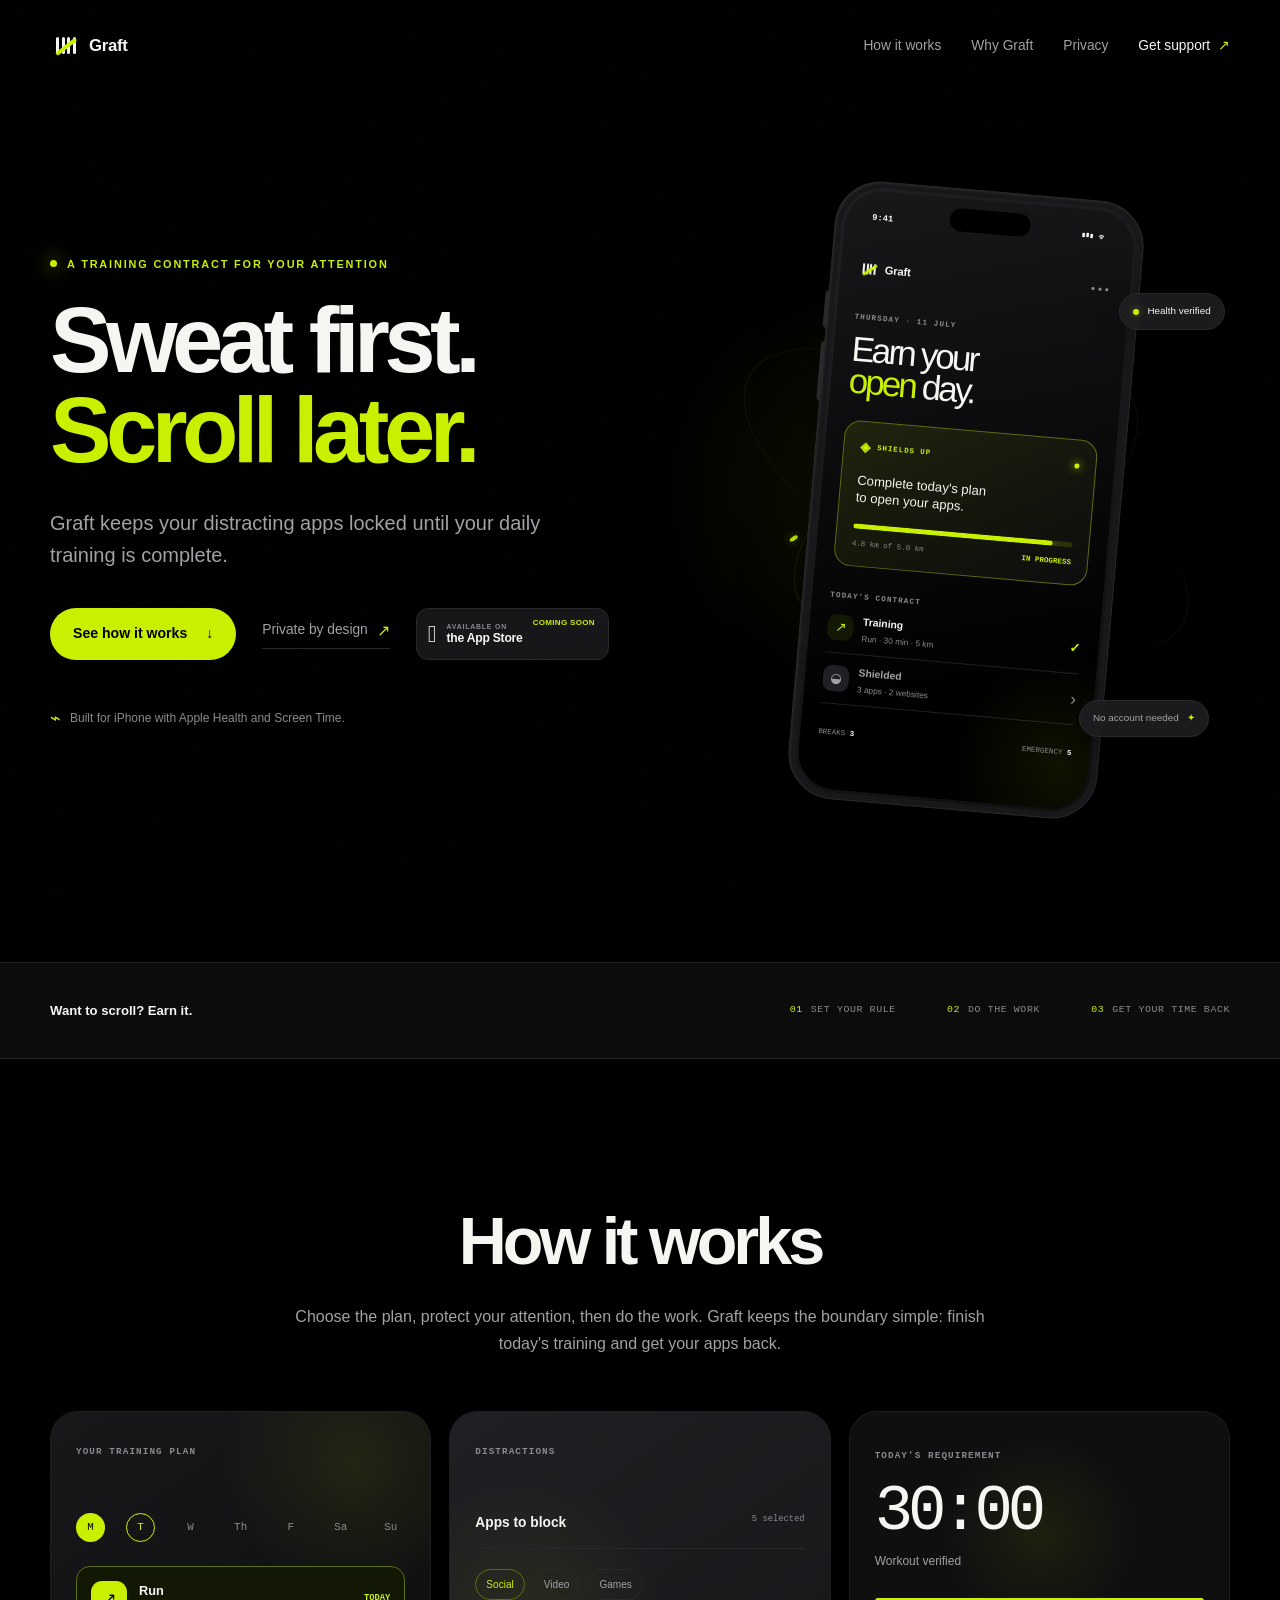
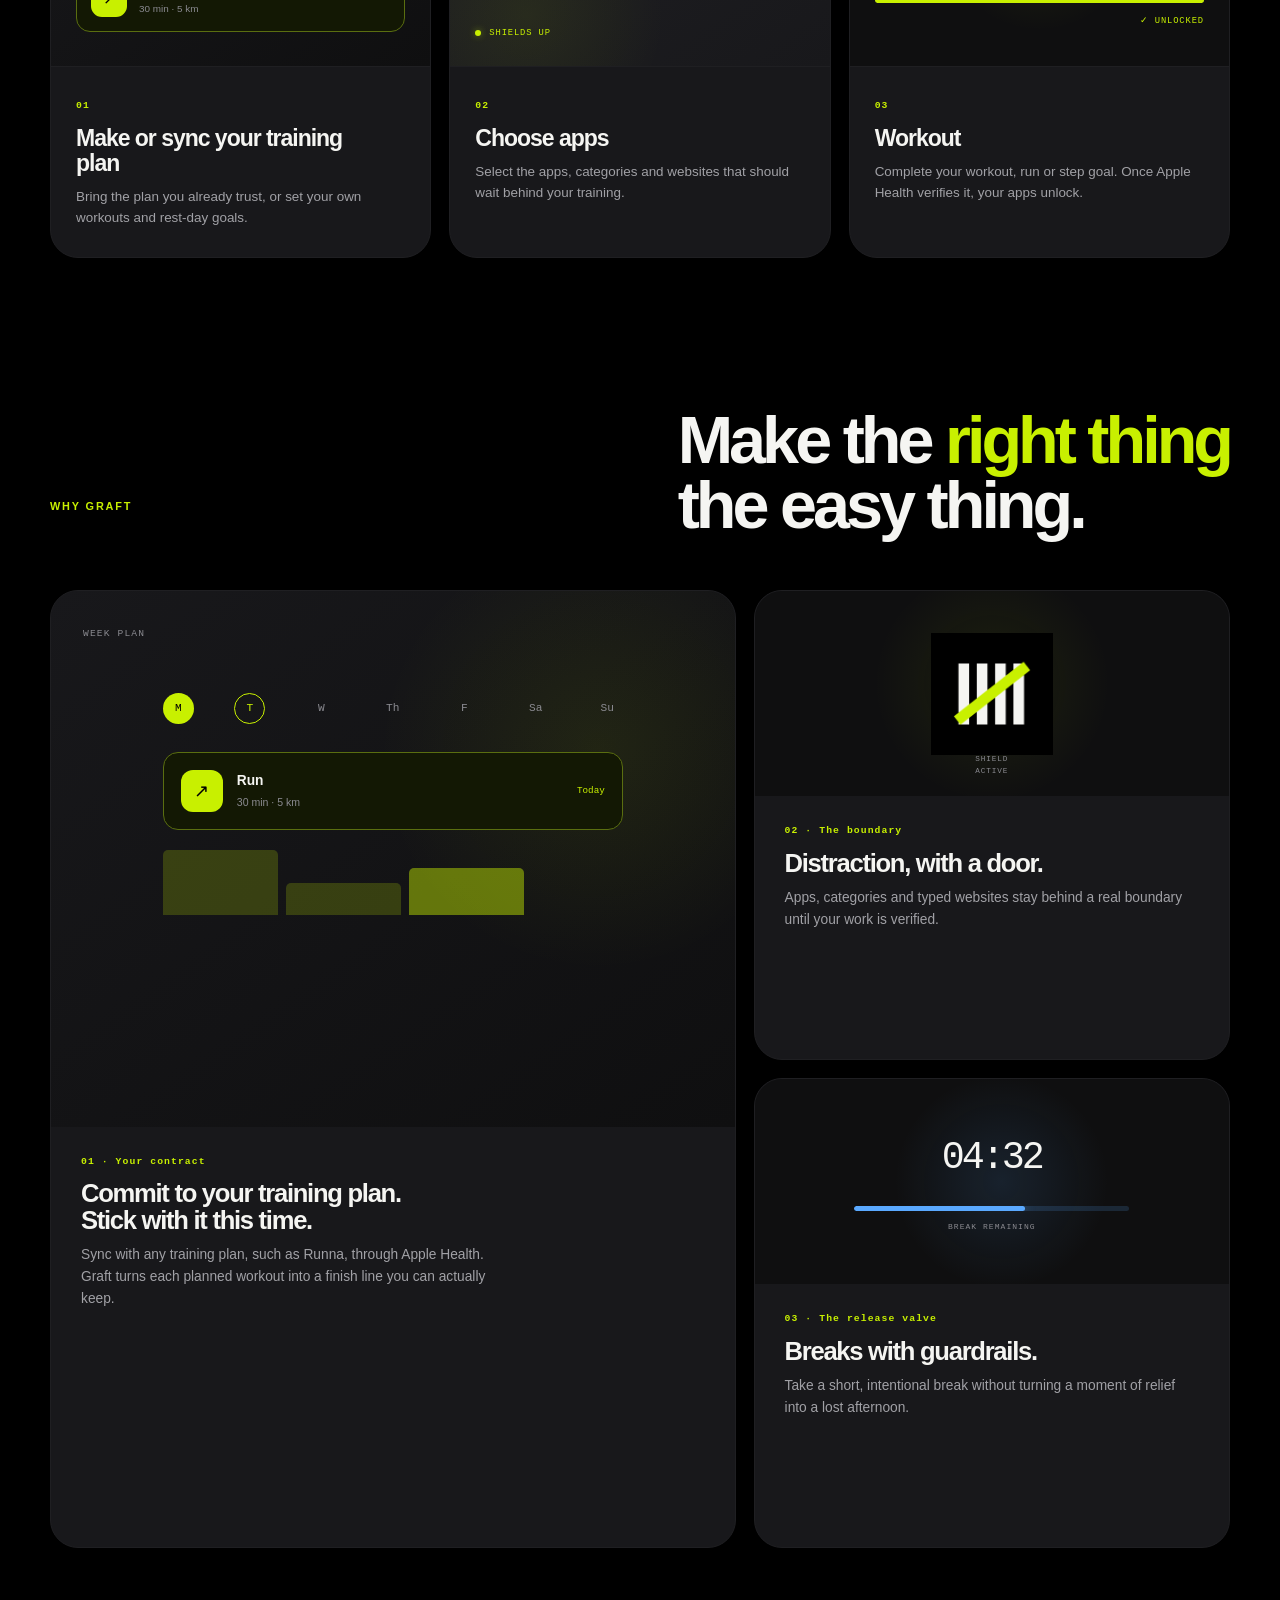
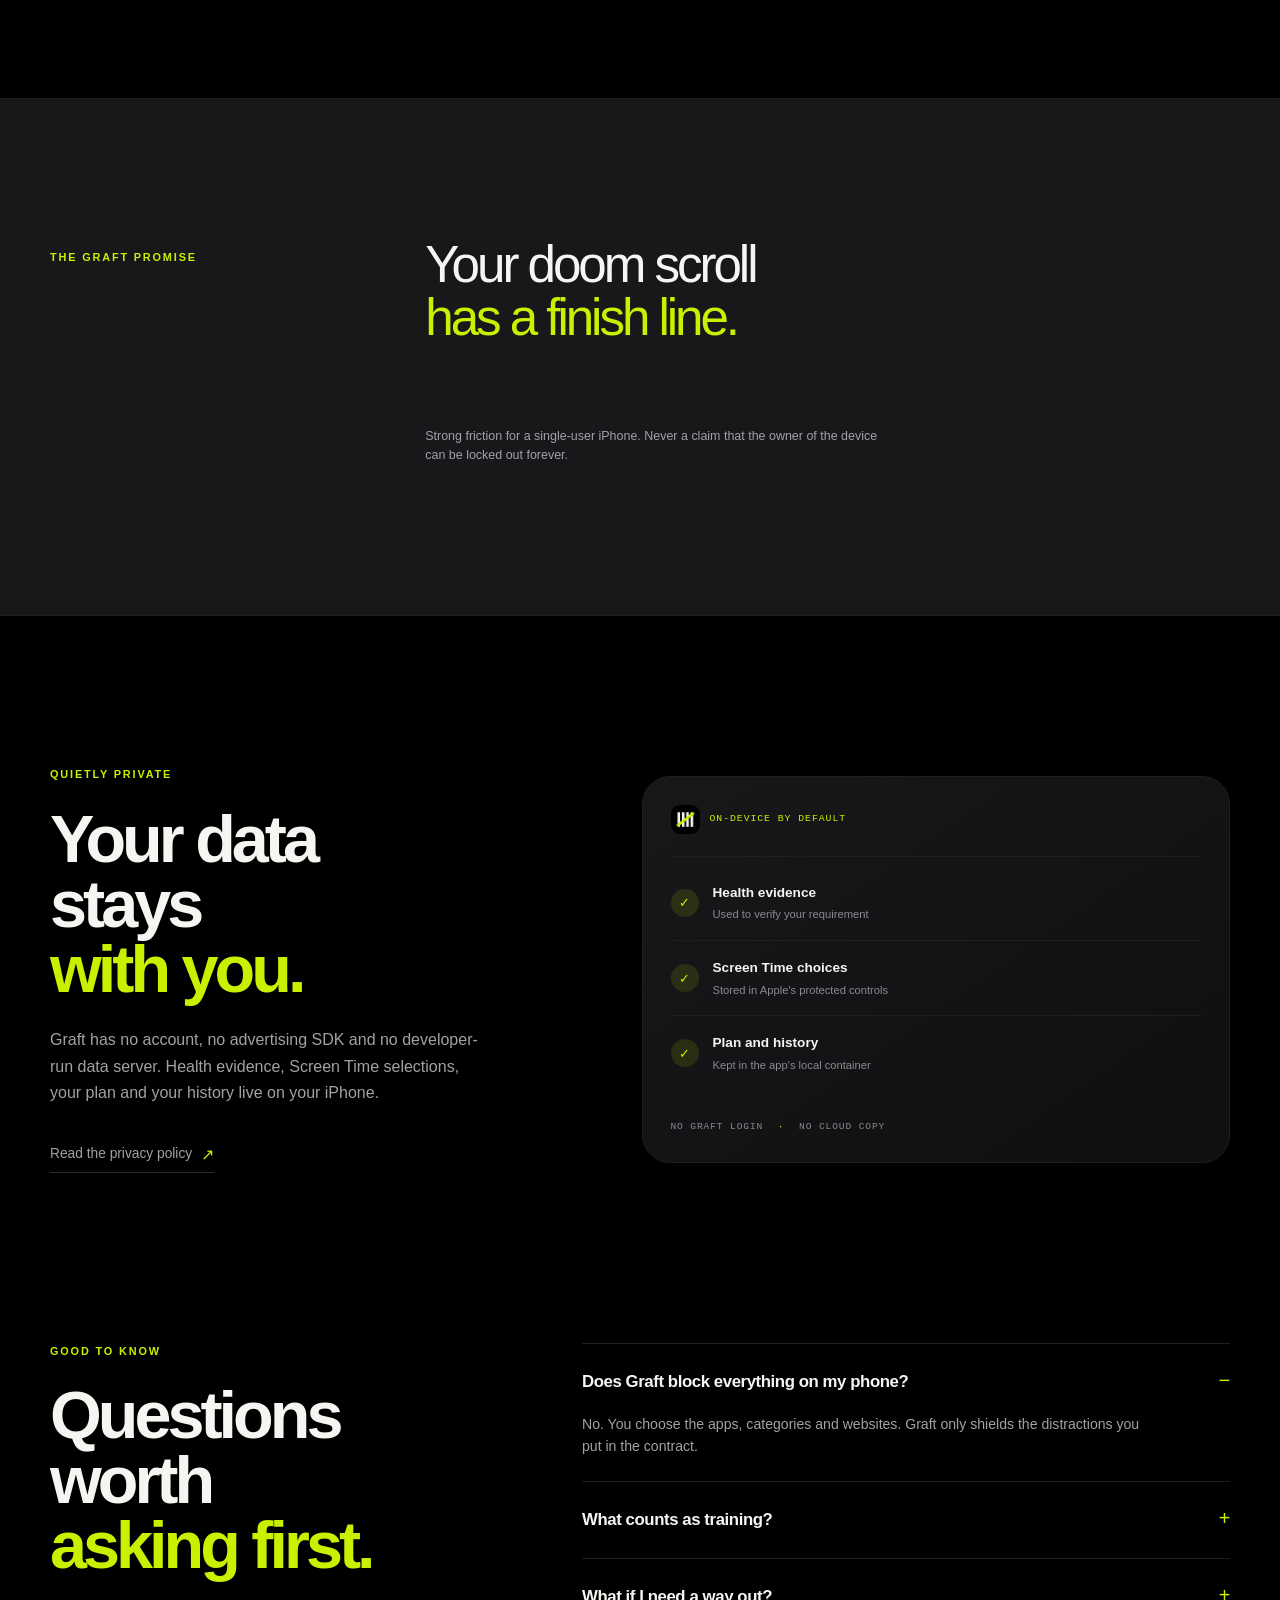
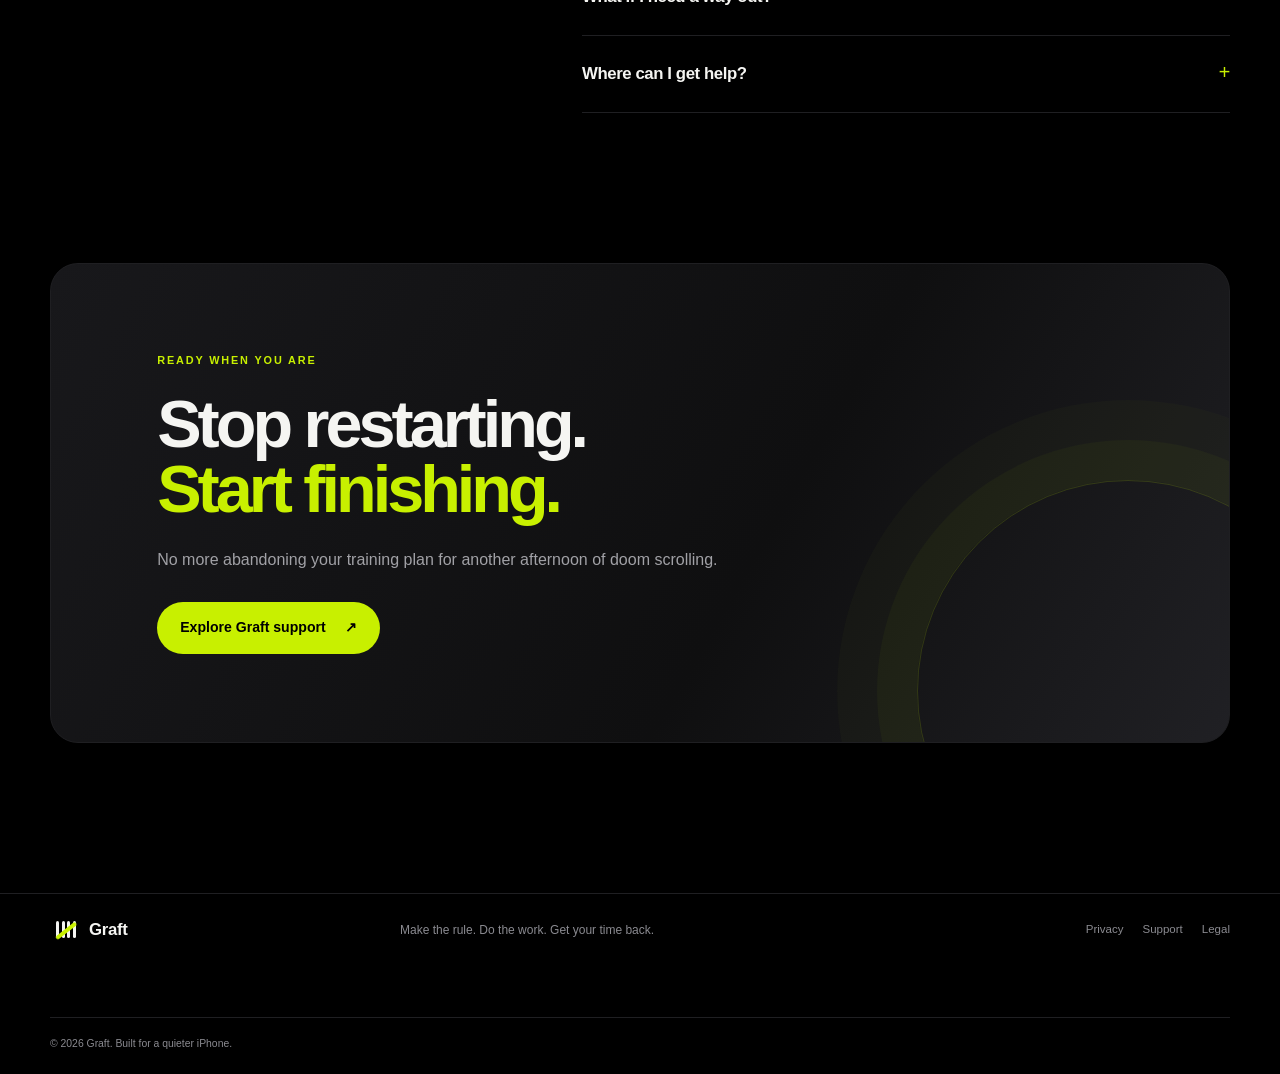
<file: index.html>
<!doctype html>
<html lang="en-GB">
<head>
  <meta charset="utf-8">
  <meta name="viewport" content="width=device-width, initial-scale=1">
  <meta name="theme-color" content="#000000">
  <meta name="description" content="Sweat first. Scroll later. Graft keeps your distracting apps locked until your daily training is complete.">
  <meta property="og:title" content="Graft — Sweat first. Scroll later.">
  <meta property="og:description" content="Graft keeps your distracting apps locked until your daily training is complete."
  >
  <meta property="og:type" content="website">
  <meta property="og:url" content="https://hardgraft.app/">
  <title>Graft — Sweat first. Scroll later.</title>
  <link rel="icon" href="assets/app-icon.png" type="image/png">
  <link rel="stylesheet" href="assets/styles.css?v=95bc2b1">
  <script src="assets/script.js" defer></script>
</head>
<body>
  <header class="site-header">
    <div class="nav-wrap">
      <a class="brand" href="index.html" aria-label="Graft home">
        <span class="brand-mark" aria-hidden="true"><span class="tally-mark"><i class="tally-mark-line"></i><i class="tally-mark-line"></i><i class="tally-mark-line"></i><i class="tally-mark-line"></i><b class="tally-mark-slash"></b></span></span>
        <span>Graft</span>
      </a>
      <button class="nav-toggle" type="button" aria-expanded="false" aria-controls="site-nav">
        <span class="sr-only">Open navigation</span>
        <span class="nav-toggle-line"></span>
        <span class="nav-toggle-line"></span>
      </button>
      <nav class="site-nav" id="site-nav" aria-label="Main navigation">
        <a href="#how-it-works">How it works</a>
        <a href="#features">Why Graft</a>
        <a href="#privacy">Privacy</a>
        <a class="nav-cta" href="support.html">Get support <span aria-hidden="true">↗</span></a>
      </nav>
    </div>
  </header>

  <main>
    <section class="hero section-pad">
      <div class="hero-glow" aria-hidden="true"></div>
      <div class="hero-copy" data-reveal>
        <p class="eyebrow"><span class="eyebrow-dot"></span> A training contract for your attention</p>
        <h1>Sweat first.<br><em>Scroll later.</em></h1>
        <p class="hero-lede">Graft keeps your distracting apps locked until your daily training is complete.</p>
        <div class="hero-actions">
          <a class="button button-primary" href="#how-it-works">See how it works <span aria-hidden="true">↓</span></a>
          <a class="text-link" href="privacy.html">Private by design <span aria-hidden="true">↗</span></a>
          <div class="app-store-badge" role="status" aria-label="Coming soon to the App Store">
            <span class="app-store-icon" aria-hidden="true"></span>
            <span class="app-store-copy"><small>AVAILABLE ON</small><strong>the App Store</strong></span>
            <em>Coming soon</em>
          </div>
        </div>
        <p class="hero-note"><span aria-hidden="true">⌁</span> Built for iPhone with Apple Health and Screen Time.</p>
      </div>

      <div class="hero-product" data-reveal data-delay="120" aria-label="Preview of a locked Graft day">
        <div class="product-orbit product-orbit-one" aria-hidden="true"></div>
        <div class="product-orbit product-orbit-two" aria-hidden="true"></div>
        <div class="phone-shadow" aria-hidden="true"></div>
        <div class="phone">
          <div class="phone-button phone-button-top" aria-hidden="true"></div>
          <div class="phone-button phone-button-bottom" aria-hidden="true"></div>
          <div class="phone-screen">
            <div class="phone-island" aria-hidden="true"></div>
            <div class="phone-status"><span>9:41</span><span>▮▮▮ ᯤ</span></div>
            <div class="phone-appbar"><span class="mini-mark" aria-hidden="true"><span class="tally-mark"><i class="tally-mark-line"></i><i class="tally-mark-line"></i><i class="tally-mark-line"></i><i class="tally-mark-line"></i><b class="tally-mark-slash"></b></span></span><span>Graft</span><span class="phone-menu">•••</span></div>
            <div class="phone-date">THURSDAY · 11 JULY</div>
            <div class="phone-heading">Earn your<br><em>open</em> day.</div>
            <div class="phone-lock-card">
              <div class="lock-card-top"><span class="lock-icon">◈</span><span>SHIELDS UP</span><span class="lock-pulse"></span></div>
              <p>Complete today's plan<br>to open your apps.</p>
              <div class="progress-line"><span></span></div>
              <div class="progress-caption"><span>4.8 km of 5.0 km</span><strong>IN PROGRESS</strong></div>
            </div>
            <div class="phone-list-label">TODAY'S CONTRACT</div>
            <div class="phone-row"><span class="row-symbol">↗</span><span><b>Training</b><small>Run · 30 min · 5 km</small></span><strong class="row-check">✓</strong></div>
            <div class="phone-row muted-row"><span class="row-symbol">◒</span><span><b>Shielded</b><small>3 apps · 2 websites</small></span><span class="row-arrow">›</span></div>
            <div class="phone-footer"><span>breaks <b>3</b></span><span>emergency <b>5</b></span></div>
          </div>
        </div>
        <div class="float-tag float-tag-top"><span class="tag-dot"></span> Health verified</div>
        <div class="float-tag float-tag-bottom">No account needed <span aria-hidden="true">✦</span></div>
      </div>
    </section>

    <section class="proof-bar">
      <div class="proof-inner">
        <p>Want to scroll? Earn it.</p>
        <div class="proof-items">
          <span><i>01</i> Set your rule</span>
          <span><i>02</i> Do the work</span>
          <span><i>03</i> Get your time back</span>
        </div>
      </div>
    </section>

    <section class="section-pad how-section" id="how-it-works">
      <div class="how-heading" data-reveal>
        <div>
          <h2>How it works</h2>
        </div>
        <p>Choose the plan, protect your attention, then do the work. Graft keeps the boundary simple: finish today's training and get your apps back.</p>
      </div>
      <div class="how-grid" data-reveal data-delay="100">
        <article class="how-card">
          <div class="how-card-visual how-plan-visual" aria-hidden="true">
            <span class="how-visual-label">YOUR TRAINING PLAN</span>
            <div class="how-week"><i class="is-done">M</i><i class="is-active">T</i><i>W</i><i>Th</i><i>F</i><i>Sa</i><i>Su</i></div>
            <div class="how-plan-row"><span class="how-plan-icon">↗</span><span><b>Run</b><small>30 min · 5 km</small></span><strong>Today</strong></div>
          </div>
          <div class="how-card-copy">
            <span class="step-number">01</span>
            <h3>Make or sync your training plan</h3>
            <p>Bring the plan you already trust, or set your own workouts and rest-day goals.</p>
          </div>
        </article>
        <article class="how-card">
          <div class="how-card-visual how-block-visual" aria-hidden="true">
            <span class="how-visual-label">DISTRACTIONS</span>
            <div class="how-block-heading"><b>Apps to block</b><strong>5 selected</strong></div>
            <div class="how-app-pills"><i>Social</i><i>Video</i><i>Games</i></div>
            <div class="how-shield-status"><span></span> SHIELDS UP</div>
          </div>
          <div class="how-card-copy">
            <span class="step-number">02</span>
            <h3>Choose apps</h3>
            <p>Select the apps, categories and websites that should wait behind your training.</p>
          </div>
        </article>
        <article class="how-card">
          <div class="how-card-visual how-workout-visual" aria-hidden="true">
            <span class="how-visual-label">TODAY'S REQUIREMENT</span>
            <strong class="how-workout-value">30:00</strong>
            <span class="how-workout-caption">Workout verified</span>
            <div class="how-workout-progress"><i></i></div>
            <span class="how-verified">✓ UNLOCKED</span>
          </div>
          <div class="how-card-copy">
            <span class="step-number">03</span>
            <h3>Workout</h3>
            <p>Complete your workout, run or step goal. Once Apple Health verifies it, your apps unlock.</p>
          </div>
        </article>
      </div>
    </section>

    <section class="section-pad features-section" id="features">
      <div class="feature-heading" data-reveal>
        <p class="eyebrow">Why Graft</p>
        <h2>Make the <em>right thing</em><br>the easy thing.</h2>
      </div>
      <div class="feature-grid">
        <article class="feature-card feature-card-large" data-reveal>
          <div class="feature-visual plan-visual" aria-hidden="true">
            <span class="visual-kicker">WEEK PLAN</span>
            <div class="plan-days"><span class="day-done">M</span><span class="day-active">T</span><span>W</span><span>Th</span><span>F</span><span>Sa</span><span>Su</span></div>
            <div class="plan-main"><span class="plan-icon">↗</span><span><b>Run</b><small>30 min · 5 km</small></span><strong>Today</strong></div>
            <div class="plan-bottom"><span class="tiny-bar"></span><span class="tiny-bar tiny-bar-short"></span><span class="tiny-bar tiny-bar-mid"></span></div>
          </div>
          <div class="feature-copy"><p class="feature-label">01 · Your contract</p><h3>Commit to your training plan. Stick with it this time.</h3><p>Sync with any training plan, such as Runna, through Apple Health. Graft turns each planned workout into a finish line you can actually keep.</p></div>
        </article>
        <article class="feature-card" data-reveal data-delay="80">
          <div class="feature-visual shield-visual" aria-hidden="true"><span class="shield-shape"><img src="assets/app-icon.png" alt=""></span><span class="shield-word">SHIELD<br>ACTIVE</span></div>
          <div class="feature-copy"><p class="feature-label">02 · The boundary</p><h3>Distraction, with a door.</h3><p>Apps, categories and typed websites stay behind a real boundary until your work is verified.</p></div>
        </article>
        <article class="feature-card" data-reveal data-delay="160">
          <div class="feature-visual break-visual" aria-hidden="true"><span class="break-time">04:32</span><span class="break-bar"><i></i></span><span class="break-caption">BREAK REMAINING</span></div>
          <div class="feature-copy"><p class="feature-label">03 · The release valve</p><h3>Breaks with guardrails.</h3><p>Take a short, intentional break without turning a moment of relief into a lost afternoon.</p></div>
        </article>
      </div>
    </section>

    <section class="manifesto-section">
      <div class="manifesto-inner section-pad" data-reveal>
        <p class="eyebrow">The Graft promise</p>
        <blockquote>Your doom scroll<br><em>has a finish line.</em></blockquote>
        <p class="manifesto-foot">Strong friction for a single-user iPhone. Never a claim that the owner of the device can be locked out forever.</p>
      </div>
    </section>

    <section class="section-pad privacy-section" id="privacy">
      <div class="privacy-layout">
        <div class="privacy-copy" data-reveal>
          <p class="eyebrow">Quietly private</p>
          <h2>Your data stays<br><em>with you.</em></h2>
          <p>Graft has no account, no advertising SDK and no developer-run data server. Health evidence, Screen Time selections, your plan and your history live on your iPhone.</p>
          <a class="text-link" href="privacy.html">Read the privacy policy <span aria-hidden="true">↗</span></a>
        </div>
        <div class="privacy-card" data-reveal data-delay="100">
          <div class="privacy-card-header"><span class="privacy-mark" aria-hidden="true"><img src="assets/app-icon.png" alt=""></span><span>ON-DEVICE BY DEFAULT</span></div>
          <div class="privacy-list">
            <div><span class="privacy-check">✓</span><span><b>Health evidence</b><small>Used to verify your requirement</small></span></div>
            <div><span class="privacy-check">✓</span><span><b>Screen Time choices</b><small>Stored in Apple's protected controls</small></span></div>
            <div><span class="privacy-check">✓</span><span><b>Plan and history</b><small>Kept in the app's local container</small></span></div>
          </div>
          <div class="privacy-card-footer">No Graft login <span>·</span> No cloud copy</div>
        </div>
      </div>
    </section>

    <section class="section-pad faq-section">
      <div class="section-intro faq-intro" data-reveal>
        <p class="eyebrow">Good to know</p>
        <h2>Questions worth<br><em>asking first.</em></h2>
      </div>
      <div class="faq-list" data-reveal data-delay="100">
        <details open>
          <summary>Does Graft block everything on my phone?</summary>
          <p>No. You choose the apps, categories and websites. Graft only shields the distractions you put in the contract.</p>
        </details>
        <details>
          <summary>What counts as training?</summary>
          <p>You set the plan. Graft can verify trusted workouts and a step target for rest days using the Apple Health data you authorise.</p>
        </details>
        <details>
          <summary>What if I need a way out?</summary>
          <p>Graft includes timed breaks and a small lifetime emergency unlock pool. Strict Mode adds friction, but it is deliberately honest about the device owner's ultimate control.</p>
        </details>
        <details>
          <summary>Where can I get help?</summary>
          <p>Visit the <a href="support.html">support page</a> for setup checks and a private route to report an issue.</p>
        </details>
      </div>
    </section>

    <section class="final-cta section-pad" data-reveal>
      <div class="final-cta-inner">
        <p class="eyebrow">Ready when you are</p>
        <h2>Stop restarting.<br><em>Start finishing.</em></h2>
        <p>No more abandoning your training plan for another afternoon of doom scrolling.</p>
        <a class="button button-primary" href="support.html">Explore Graft support <span aria-hidden="true">↗</span></a>
      </div>
    </section>
  </main>

  <footer class="site-footer">
    <div class="footer-inner">
      <a class="brand" href="index.html" aria-label="Graft home"><span class="brand-mark" aria-hidden="true"><span class="tally-mark"><i class="tally-mark-line"></i><i class="tally-mark-line"></i><i class="tally-mark-line"></i><i class="tally-mark-line"></i><b class="tally-mark-slash"></b></span></span><span>Graft</span></a>
      <p>Make the rule. Do the work. Get your time back.</p>
      <nav aria-label="Footer navigation">
        <a href="privacy.html">Privacy</a>
        <a href="support.html">Support</a>
        <a href="legal.html">Legal</a>
      </nav>
      <small>© 2026 Graft. Built for a quieter iPhone.</small>
    </div>
  </footer>
</body>
</html>
</file>
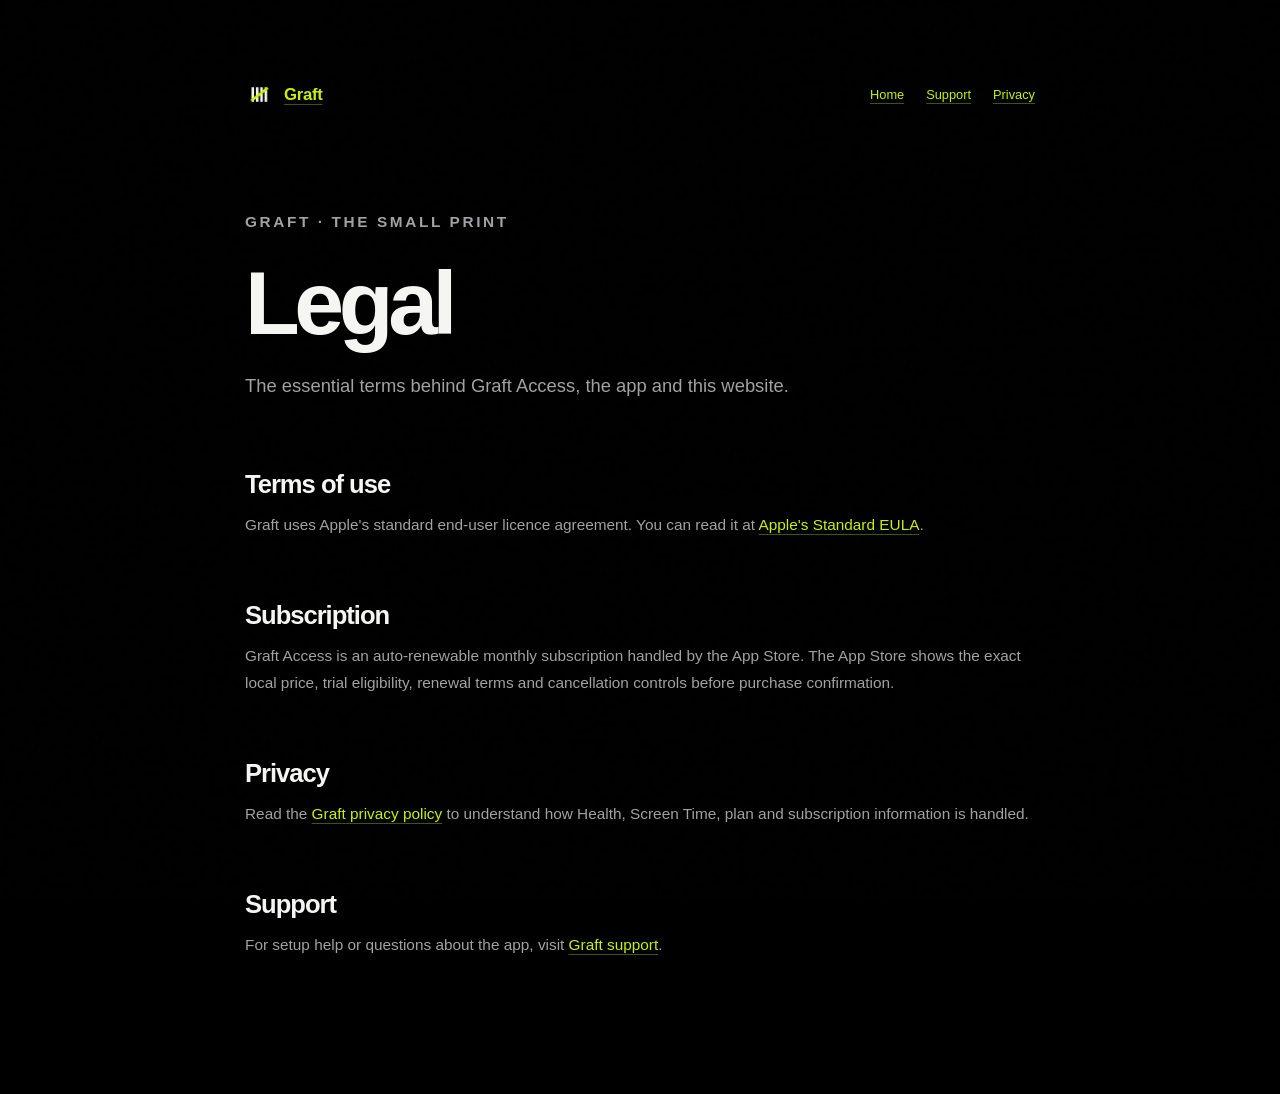
<file: legal.html>
<!doctype html>
<html lang="en-GB">
<head>
  <meta charset="utf-8">
  <meta name="viewport" content="width=device-width, initial-scale=1">
  <meta name="theme-color" content="#000000">
  <meta name="description" content="Graft terms, subscription and legal information.">
  <title>Legal — Graft</title>
  <link rel="icon" href="assets/app-icon.png" type="image/png">
  <link rel="stylesheet" href="assets/styles.css?v=95bc2b1">
</head>
<body>
  <main class="content-shell">
    <header class="page-nav">
      <a class="brand" href="index.html" aria-label="Graft home"><span class="brand-mark" aria-hidden="true"><img src="assets/app-icon.png" alt=""></span><span>Graft</span></a>
      <nav aria-label="Page navigation"><a href="index.html">Home</a><a href="support.html">Support</a><a href="privacy.html">Privacy</a></nav>
    </header>
    <p class="eyebrow">Graft · The small print</p>
    <h1>Legal</h1>
    <p class="lede">The essential terms behind Graft Access, the app and this website.</p>

    <h2>Terms of use</h2>
    <p>Graft uses Apple's standard end-user licence agreement. You can read it at <a href="https://www.apple.com/legal/internet-services/itunes/dev/stdeula/">Apple's Standard EULA</a>.</p>

    <h2>Subscription</h2>
    <p>Graft Access is an auto-renewable monthly subscription handled by the App Store. The App Store shows the exact local price, trial eligibility, renewal terms and cancellation controls before purchase confirmation.</p>

    <h2>Privacy</h2>
    <p>Read the <a href="privacy.html">Graft privacy policy</a> to understand how Health, Screen Time, plan and subscription information is handled.</p>

    <h2>Support</h2>
    <p>For setup help or questions about the app, visit <a href="support.html">Graft support</a>.</p>
  </main>
</body>
</html>
</file>
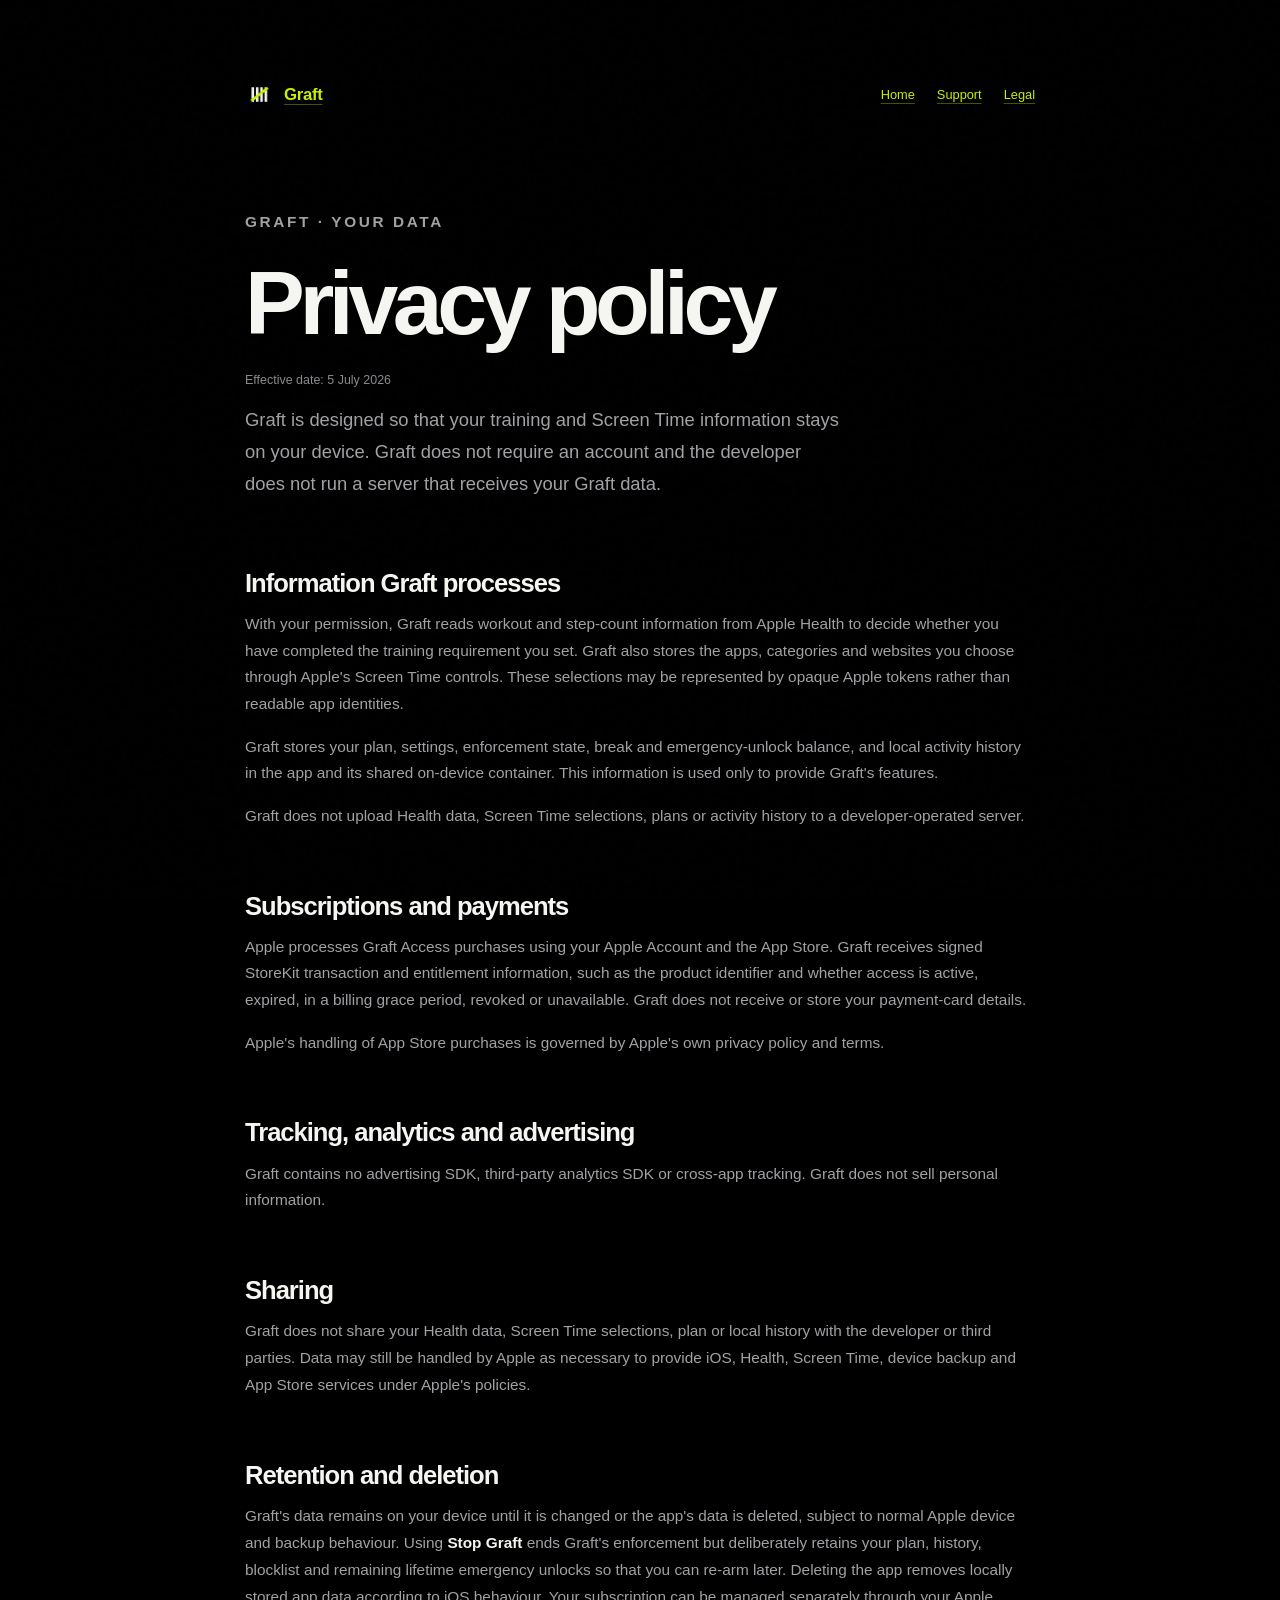
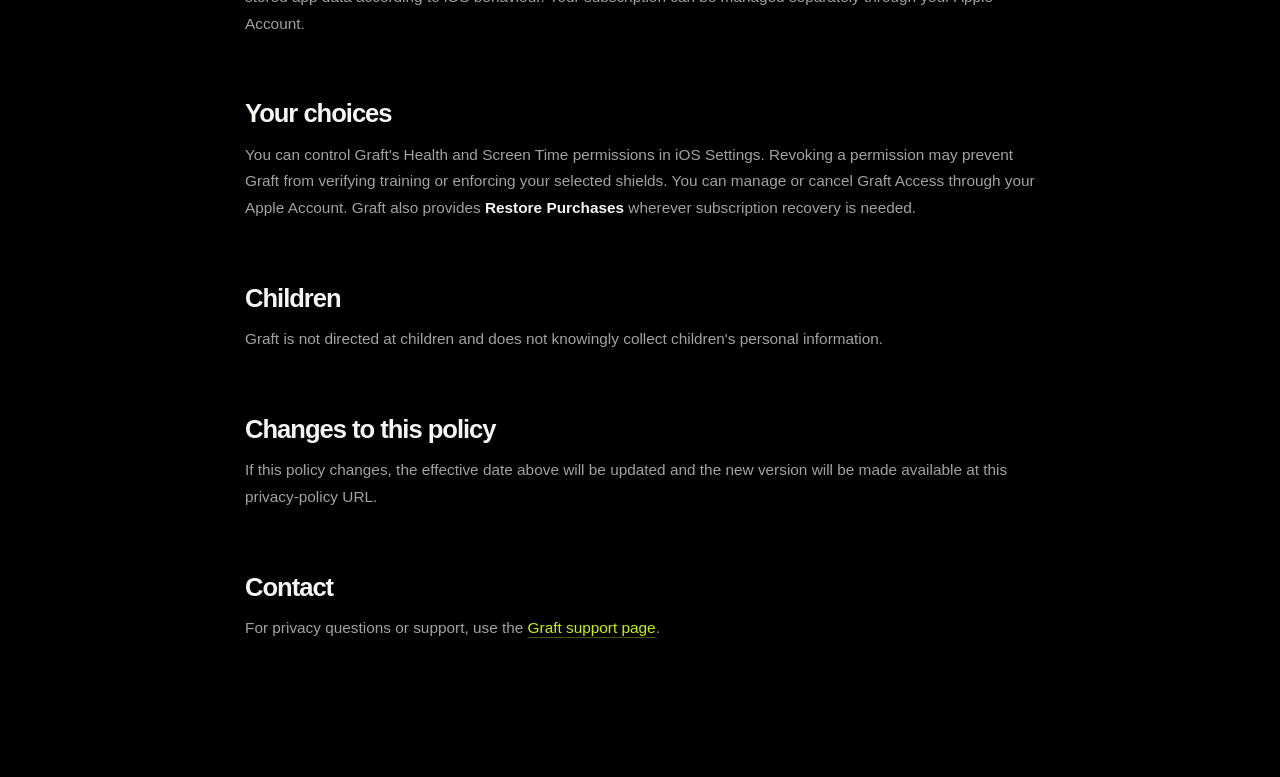
<file: privacy.html>
<!doctype html>
<html lang="en-GB">
<head>
  <meta charset="utf-8">
  <meta name="viewport" content="width=device-width, initial-scale=1">
  <meta name="theme-color" content="#000000">
  <meta name="description" content="The Graft privacy policy. Your Health, Screen Time and plan data stays on your iPhone.">
  <title>Privacy policy — Graft</title>
  <link rel="icon" href="assets/app-icon.png" type="image/png">
  <link rel="stylesheet" href="assets/styles.css?v=95bc2b1">
</head>
<body>
  <main class="content-shell">
    <header class="page-nav">
      <a class="brand" href="index.html" aria-label="Graft home"><span class="brand-mark" aria-hidden="true"><img src="assets/app-icon.png" alt=""></span><span>Graft</span></a>
      <nav aria-label="Page navigation"><a href="index.html">Home</a><a href="support.html">Support</a><a href="legal.html">Legal</a></nav>
    </header>
    <p class="eyebrow">Graft · Your data</p>
    <h1>Privacy policy</h1>
    <p class="muted">Effective date: 5 July 2026</p>

    <p class="lede">Graft is designed so that your training and Screen Time information stays on your device. Graft does not require an account and the developer does not run a server that receives your Graft data.</p>

    <h2>Information Graft processes</h2>
    <p>With your permission, Graft reads workout and step-count information from Apple Health to decide whether you have completed the training requirement you set. Graft also stores the apps, categories and websites you choose through Apple's Screen Time controls. These selections may be represented by opaque Apple tokens rather than readable app identities.</p>
    <p>Graft stores your plan, settings, enforcement state, break and emergency-unlock balance, and local activity history in the app and its shared on-device container. This information is used only to provide Graft's features.</p>
    <p>Graft does not upload Health data, Screen Time selections, plans or activity history to a developer-operated server.</p>

    <h2>Subscriptions and payments</h2>
    <p>Apple processes Graft Access purchases using your Apple Account and the App Store. Graft receives signed StoreKit transaction and entitlement information, such as the product identifier and whether access is active, expired, in a billing grace period, revoked or unavailable. Graft does not receive or store your payment-card details.</p>
    <p>Apple's handling of App Store purchases is governed by Apple's own privacy policy and terms.</p>

    <h2>Tracking, analytics and advertising</h2>
    <p>Graft contains no advertising SDK, third-party analytics SDK or cross-app tracking. Graft does not sell personal information.</p>

    <h2>Sharing</h2>
    <p>Graft does not share your Health data, Screen Time selections, plan or local history with the developer or third parties. Data may still be handled by Apple as necessary to provide iOS, Health, Screen Time, device backup and App Store services under Apple's policies.</p>

    <h2>Retention and deletion</h2>
    <p>Graft's data remains on your device until it is changed or the app's data is deleted, subject to normal Apple device and backup behaviour. Using <strong>Stop Graft</strong> ends Graft's enforcement but deliberately retains your plan, history, blocklist and remaining lifetime emergency unlocks so that you can re-arm later. Deleting the app removes locally stored app data according to iOS behaviour. Your subscription can be managed separately through your Apple Account.</p>

    <h2>Your choices</h2>
    <p>You can control Graft's Health and Screen Time permissions in iOS Settings. Revoking a permission may prevent Graft from verifying training or enforcing your selected shields. You can manage or cancel Graft Access through your Apple Account. Graft also provides <strong>Restore Purchases</strong> wherever subscription recovery is needed.</p>

    <h2>Children</h2>
    <p>Graft is not directed at children and does not knowingly collect children's personal information.</p>

    <h2>Changes to this policy</h2>
    <p>If this policy changes, the effective date above will be updated and the new version will be made available at this privacy-policy URL.</p>

    <h2>Contact</h2>
    <p>For privacy questions or support, use the <a href="support.html">Graft support page</a>.</p>
  </main>
</body>
</html>
</file>
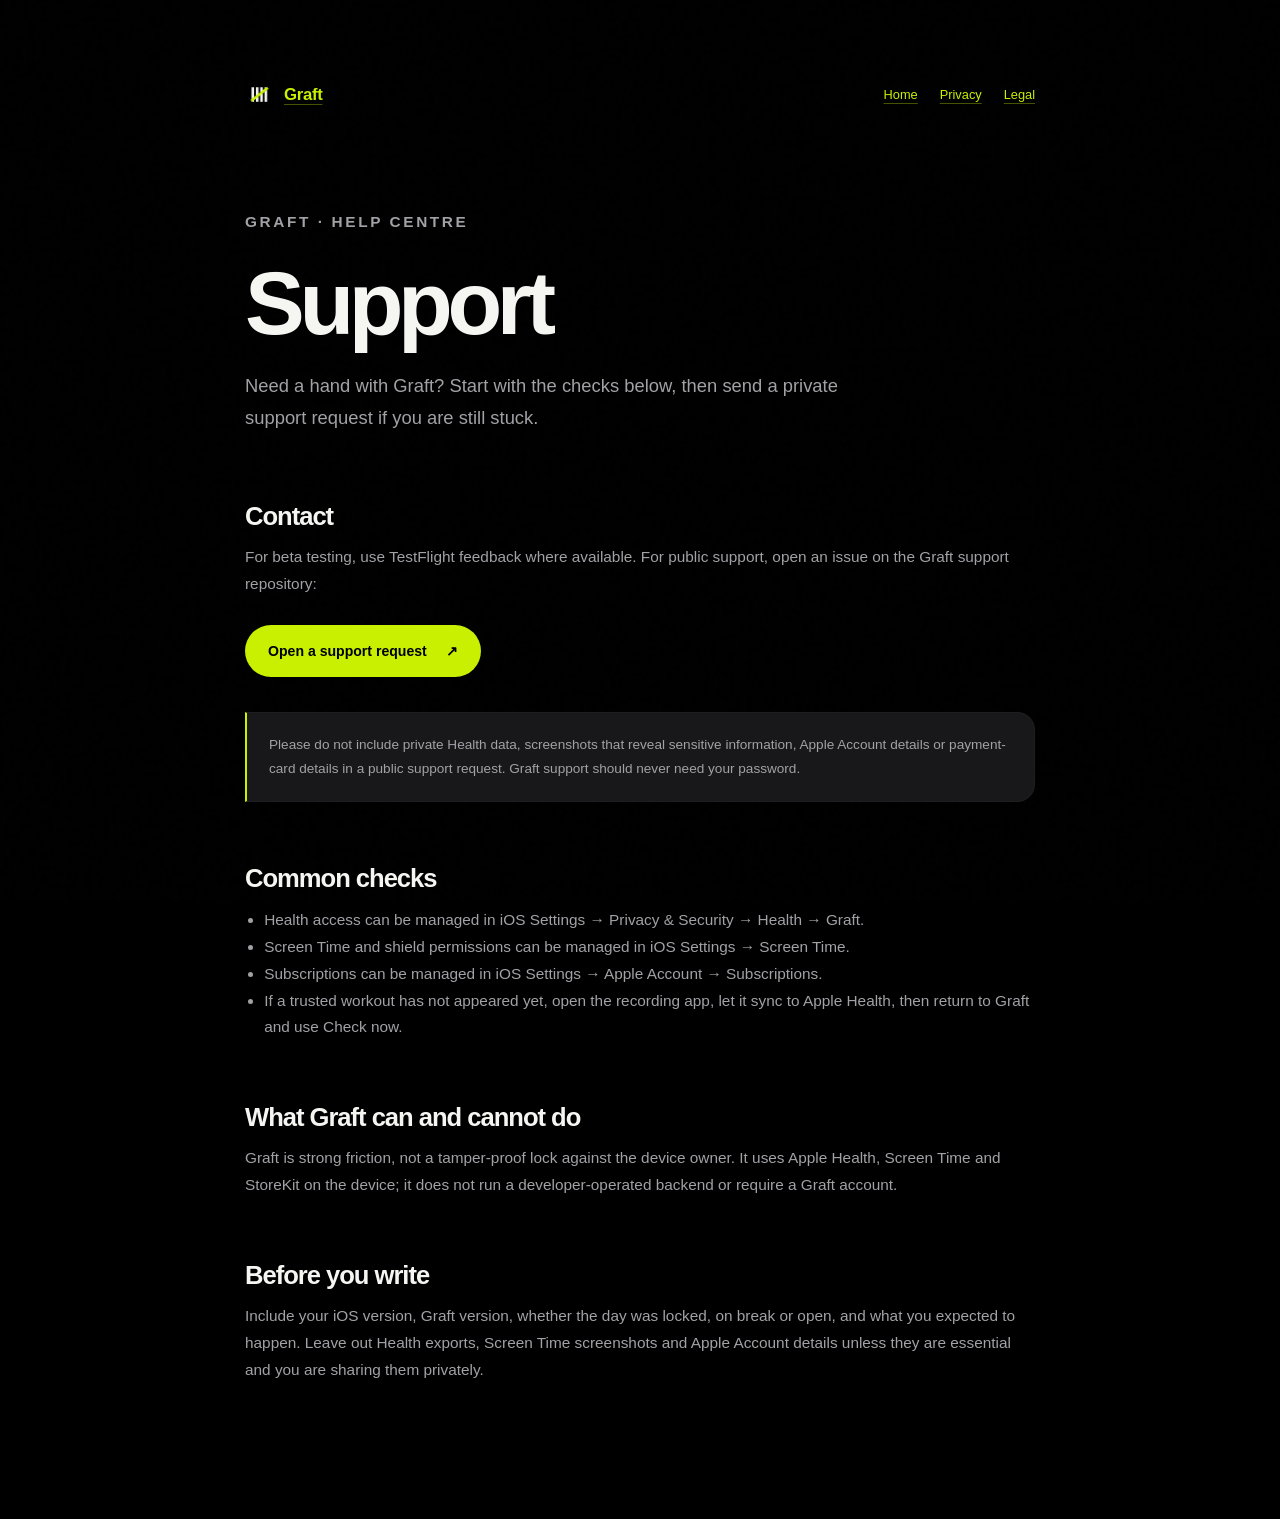
<file: support.html>
<!doctype html>
<html lang="en-GB">
<head>
  <meta charset="utf-8">
  <meta name="viewport" content="width=device-width, initial-scale=1">
  <meta name="theme-color" content="#000000">
  <meta name="description" content="Help with Graft setup, subscriptions, Health, Screen Time and troubleshooting.">
  <title>Support — Graft</title>
  <link rel="icon" href="assets/app-icon.png" type="image/png">
  <link rel="stylesheet" href="assets/styles.css?v=95bc2b1">
</head>
<body>
  <main class="content-shell">
    <header class="page-nav">
      <a class="brand" href="index.html" aria-label="Graft home"><span class="brand-mark" aria-hidden="true"><img src="assets/app-icon.png" alt=""></span><span>Graft</span></a>
      <nav aria-label="Page navigation"><a href="index.html">Home</a><a href="privacy.html">Privacy</a><a href="legal.html">Legal</a></nav>
    </header>
    <p class="eyebrow">Graft · Help centre</p>
    <h1>Support</h1>
    <p class="lede">Need a hand with Graft? Start with the checks below, then send a private support request if you are still stuck.</p>

    <h2>Contact</h2>
    <p>For beta testing, use TestFlight feedback where available. For public support, open an issue on the Graft support repository:</p>
    <p><a class="button button-primary" href="https://github.com/P-bell22/graft-support/issues/new">Open a support request <span aria-hidden="true">↗</span></a></p>
    <div class="callout"><p>Please do not include private Health data, screenshots that reveal sensitive information, Apple Account details or payment-card details in a public support request. Graft support should never need your password.</p></div>

    <h2>Common checks</h2>
    <ul>
      <li>Health access can be managed in iOS Settings → Privacy &amp; Security → Health → Graft.</li>
      <li>Screen Time and shield permissions can be managed in iOS Settings → Screen Time.</li>
      <li>Subscriptions can be managed in iOS Settings → Apple Account → Subscriptions.</li>
      <li>If a trusted workout has not appeared yet, open the recording app, let it sync to Apple Health, then return to Graft and use Check now.</li>
    </ul>

    <h2>What Graft can and cannot do</h2>
    <p>Graft is strong friction, not a tamper-proof lock against the device owner. It uses Apple Health, Screen Time and StoreKit on the device; it does not run a developer-operated backend or require a Graft account.</p>

    <h2>Before you write</h2>
    <p>Include your iOS version, Graft version, whether the day was locked, on break or open, and what you expected to happen. Leave out Health exports, Screen Time screenshots and Apple Account details unless they are essential and you are sharing them privately.</p>
  </main>
</body>
</html>
</file>
<file: assets/styles.css>
:root {
  color-scheme: dark;
  --bg: #000000;
  --bg-soft: #0f0f10;
  --surface: #18181b;
  --surface-raised: #202024;
  --surface-warm: #202024;
  --text: #f5f5f2;
  --text-soft: #a1a1a6;
  --text-dim: #8a8a90;
  --line: #1f1f22;
  --line-bright: #29292c;
  --acid: #c8f000;
  --acid-deep: #5a6e10;
  --coral: #5aa9ff;
  --cream: #f5f5f2;
  --max: 1180px;
  --radius-lg: 28px;
  --radius-md: 18px;
}

* { box-sizing: border-box; }

html { scroll-behavior: smooth; }

body {
  margin: 0;
  min-width: 320px;
  background: var(--bg);
  color: var(--text);
  font-family: Inter, ui-sans-serif, -apple-system, BlinkMacSystemFont, "Segoe UI", sans-serif;
  line-height: 1.5;
  overflow-x: hidden;
}

body::before {
  position: fixed;
  z-index: -1;
  inset: 0;
  pointer-events: none;
  content: "";
  opacity: .12;
  background-image: url("data:image/svg+xml,%3Csvg viewBox='0 0 160 160' xmlns='http://www.w3.org/2000/svg'%3E%3Cfilter id='n'%3E%3CfeTurbulence type='fractalNoise' baseFrequency='.9' numOctaves='4' stitchTiles='stitch'/%3E%3C/filter%3E%3Crect width='100%25' height='100%25' filter='url(%23n)' opacity='.05'/%3E%3C/svg%3E");
}

a { color: inherit; text-decoration: none; }
button, a { -webkit-tap-highlight-color: transparent; }
button { font: inherit; }

.sr-only {
  position: absolute;
  width: 1px;
  height: 1px;
  padding: 0;
  margin: -1px;
  overflow: hidden;
  clip: rect(0, 0, 0, 0);
  white-space: nowrap;
  border: 0;
}

.site-header { position: relative; z-index: 10; }
.nav-wrap, .footer-inner, .proof-inner, .section-pad { width: min(var(--max), calc(100% - 64px)); margin: 0 auto; }

.nav-wrap {
  display: flex;
  min-height: 92px;
  align-items: center;
  justify-content: space-between;
}

.brand { display: inline-flex; align-items: center; gap: 10px; font-size: 1.05rem; font-weight: 700; letter-spacing: -.02em; }
.brand-mark {
  display: grid;
  width: 29px;
  height: 29px;
  place-items: center;
}
.brand-mark img {
  display: block;
  width: 100%;
  height: 100%;
  object-fit: contain;
}
.tally-mark { position: relative; display: block; width: 100%; height: 100%; overflow: hidden; }
.tally-mark-line, .tally-mark-slash { position: absolute; display: block; }
.tally-mark-line { bottom: 20%; width: 10%; height: 60%; border-radius: 999px; background: var(--text); transform: scaleY(0); transform-origin: top center; animation: tally-line-draw .42s cubic-bezier(.22, .8, .3, 1) both; }
.tally-mark-line:nth-child(1) { left: 20%; animation-delay: .05s; }.tally-mark-line:nth-child(2) { left: 40%; animation-delay: .24s; }.tally-mark-line:nth-child(3) { left: 60%; animation-delay: .43s; }.tally-mark-line:nth-child(4) { left: 80%; animation-delay: .62s; }
.tally-mark-slash { top: 18%; right: 8%; width: 87%; height: 14%; border-radius: 999px; background: var(--acid); transform: rotate(-38deg) scaleX(0); transform-origin: right center; animation: tally-slash-draw .52s cubic-bezier(.22, .8, .3, 1) .86s both; }
@keyframes tally-line-draw { from { opacity: .25; transform: scaleY(0); } to { opacity: 1; transform: scaleY(1); } }
@keyframes tally-slash-draw { from { opacity: .25; transform: rotate(-38deg) scaleX(0); } to { opacity: 1; transform: rotate(-38deg) scaleX(1); } }

.site-nav { display: flex; align-items: center; gap: 30px; color: var(--text-soft); font-size: .86rem; }
.site-nav a, .footer-inner a { transition: color .2s ease; }
.site-nav a:hover, .footer-inner a:hover, .text-link:hover { color: var(--acid); }
.site-nav .nav-cta { color: var(--text); }
.site-nav .nav-cta span { color: var(--acid); padding-left: 4px; }
.nav-toggle { display: none; }

.section-pad { padding-top: 150px; padding-bottom: 150px; }
.hero { position: relative; display: grid; min-height: 750px; grid-template-columns: minmax(0, .95fr) minmax(360px, .85fr); align-items: center; gap: 60px; padding-top: 95px; }
.hero-glow { position: absolute; z-index: -1; top: 18%; right: 9%; width: 480px; height: 480px; border-radius: 50%; background: radial-gradient(circle, rgba(200, 240, 0, .08), transparent 68%); filter: blur(14px); pointer-events: none; }
.hero-copy { max-width: 620px; }
.eyebrow { display: flex; align-items: center; gap: 10px; margin: 0 0 24px; color: var(--acid); font-size: .68rem; font-weight: 700; letter-spacing: .17em; text-transform: uppercase; }
.eyebrow-dot { display: inline-block; width: 7px; height: 7px; border-radius: 50%; background: var(--acid); box-shadow: 0 0 18px var(--acid); }
h1, h2, h3, p { margin-top: 0; }
h1, h2 { letter-spacing: -.06em; line-height: .98; }
h1 { max-width: 680px; margin-bottom: 30px; font-size: clamp(3.7rem, 7.2vw, 6.8rem); font-weight: 550; }
h2 { margin-bottom: 25px; font-size: clamp(3rem, 5.2vw, 5rem); font-weight: 550; }
h2 em, h1 em { color: var(--acid); font-style: normal; }
.hero-lede { max-width: 530px; margin-bottom: 37px; color: var(--text-soft); font-size: clamp(1.05rem, 1.8vw, 1.25rem); line-height: 1.6; }
.hero-actions { display: flex; flex-wrap: wrap; align-items: center; gap: 26px; }
.button { display: inline-flex; min-height: 52px; align-items: center; gap: 19px; padding: 0 22px; border: 1px solid transparent; border-radius: 100px; font-size: .88rem; font-weight: 700; transition: transform .2s ease, background .2s ease, box-shadow .2s ease; }
.button:hover { transform: translateY(-2px); }
.button-primary { background: var(--acid); color: #000000; box-shadow: 0 0 0 0 rgba(200, 240, 0, .18); }
.button-primary:hover { background: #d8ff26; box-shadow: 0 8px 28px rgba(200, 240, 0, .12); }
.text-link { display: inline-flex; align-items: center; gap: 9px; border-bottom: 1px solid var(--line-bright); padding-bottom: 5px; color: var(--text-soft); font-size: .86rem; transition: color .2s ease, border-color .2s ease; }
.text-link span { color: var(--acid); font-size: 1rem; }
.app-store-badge { display: inline-flex; min-height: 52px; align-items: center; gap: 10px; padding: 7px 13px 7px 11px; border: 1px solid var(--line-bright); border-radius: 12px; background: rgba(32, 32, 36, .72); color: var(--text); }
.app-store-icon { color: var(--text); font-size: 1.5rem; line-height: 1; }
.app-store-copy { display: grid; gap: 1px; line-height: 1; }
.app-store-copy small { color: var(--text-dim); font-size: .43rem; font-weight: 700; letter-spacing: .12em; }
.app-store-copy strong { font-size: .76rem; letter-spacing: -.02em; }
.app-store-badge em { align-self: flex-start; margin-top: 1px; color: var(--acid); font-size: .5rem; font-style: normal; font-weight: 700; letter-spacing: .04em; text-transform: uppercase; }
.hero-note { display: flex; align-items: center; gap: 9px; margin-top: 45px; color: var(--text-dim); font-size: .75rem; }
.hero-note span { color: var(--acid); font-size: 1.1rem; }

.hero-product { position: relative; display: grid; min-height: 625px; place-items: center; }
.phone { position: relative; z-index: 2; width: min(310px, 76vw); padding: 9px; border: 1px solid var(--line-bright); border-radius: 46px; background: var(--surface); box-shadow: 25px 32px 80px rgba(0, 0, 0, .6), inset 1px 1px 2px rgba(255,255,255,.08); transform: rotate(5deg); }
.phone::before { position: absolute; z-index: -1; inset: 6px; border-radius: 40px; background: linear-gradient(145deg, var(--surface-raised), var(--bg-soft)); content: ""; }
.phone-screen { position: relative; overflow: hidden; min-height: 600px; padding: 21px 18px 15px; border-radius: 37px; background: linear-gradient(165deg, var(--surface), var(--bg) 80%); }
.phone-screen::after { position: absolute; right: -30%; bottom: -12%; width: 230px; height: 230px; border-radius: 50%; background: radial-gradient(circle, rgba(200,240,0,.08), transparent 68%); content: ""; }
.phone-island { position: absolute; top: 10px; left: 50%; width: 81px; height: 23px; border-radius: 99px; background: var(--bg); transform: translateX(-50%); }
.phone-status { display: flex; justify-content: space-between; padding: 0 9px; color: var(--text); font-family: ui-monospace, SFMono-Regular, Menlo, monospace; font-size: .55rem; font-weight: 700; }
.phone-appbar { display: flex; align-items: center; gap: 7px; margin-top: 35px; color: var(--text); font-size: .7rem; font-weight: 700; letter-spacing: -.01em; }
.mini-mark { display: grid; width: 19px; height: 19px; place-items: center; }
.phone-menu { margin-left: auto; color: var(--text-dim); letter-spacing: 3px; }
.phone-date, .phone-list-label { margin-top: 34px; color: var(--text-dim); font-family: ui-monospace, SFMono-Regular, Menlo, monospace; font-size: .48rem; font-weight: 700; letter-spacing: .14em; }
.phone-heading { margin-top: 9px; color: var(--text); font-size: 2.18rem; font-weight: 540; letter-spacing: -.08em; line-height: .92; }
.phone-heading em { color: var(--acid); font-style: normal; }
.phone-lock-card { position: relative; z-index: 1; margin-top: 23px; padding: 16px; border: 1px solid var(--acid-deep); border-radius: 17px; background: linear-gradient(145deg, rgba(200,240,0,.10), rgba(15,15,16,.88)); }
.lock-card-top { display: flex; align-items: center; gap: 6px; color: var(--acid); font-family: ui-monospace, SFMono-Regular, Menlo, monospace; font-size: .47rem; font-weight: 700; letter-spacing: .12em; }
.lock-icon { font-size: .82rem; }.lock-pulse { width: 5px; height: 5px; margin-left: auto; border-radius: 50%; background: var(--acid); box-shadow: 0 0 8px var(--acid); }
.phone-lock-card p { margin: 14px 0 18px; color: var(--text); font-size: .82rem; line-height: 1.32; }
.progress-line, .break-bar { overflow: hidden; height: 5px; border-radius: 9px; background: rgba(200,240,0,.15); }.progress-line span { display: block; width: 91%; height: 100%; border-radius: inherit; background: var(--acid); box-shadow: 0 0 11px rgba(200,240,0,.45); }
.progress-caption { display: flex; justify-content: space-between; margin-top: 10px; color: var(--text-dim); font-family: ui-monospace, SFMono-Regular, Menlo, monospace; font-size: .47rem; }.progress-caption strong { color: var(--acid); }
.phone-list-label { margin-top: 25px; }.phone-row { display: flex; align-items: center; gap: 9px; min-height: 51px; border-bottom: 1px solid var(--line); color: var(--text); font-size: .65rem; }.row-symbol { display: grid; width: 26px; height: 26px; place-items: center; border-radius: 9px; background: #131804; color: var(--acid); font-size: .83rem; }.phone-row b, .phone-row small { display: block; }.phone-row small { margin-top: 2px; color: var(--text-dim); font-size: .52rem; }.row-check { margin-left: auto; color: var(--acid); font-size: .82rem; }.muted-row { color: var(--text-soft); }.muted-row .row-symbol { background: var(--surface-raised); color: var(--text-soft); }.row-arrow { margin-left: auto; color: var(--text-dim); font-size: 1.1rem; }.phone-footer { position: relative; z-index: 1; display: flex; justify-content: space-between; margin-top: 23px; color: var(--text-dim); font-family: ui-monospace, SFMono-Regular, Menlo, monospace; font-size: .47rem; text-transform: uppercase; }.phone-footer b { color: var(--text); }.phone-button { position: absolute; z-index: -1; width: 4px; border-radius: 4px 0 0 4px; background: var(--line-bright); }.phone-button-top { top: 112px; left: -4px; height: 38px; }.phone-button-bottom { top: 163px; left: -4px; height: 60px; }
.phone-shadow { position: absolute; z-index: 1; bottom: 24px; width: 250px; height: 35px; border-radius: 50%; background: rgba(0,0,0,.7); filter: blur(22px); transform: rotate(-4deg); }
.product-orbit { position: absolute; width: 390px; height: 390px; border: 1px solid rgba(200,240,0,.12); border-radius: 50%; }.product-orbit::after { position: absolute; top: 16%; left: 6%; width: 9px; height: 9px; border-radius: 50%; background: var(--acid); box-shadow: 0 0 12px rgba(200,240,0,.45); content: ""; }.product-orbit-one { transform: rotate(-32deg) scaleY(.46); }.product-orbit-two { width: 500px; height: 500px; opacity: .55; transform: rotate(30deg) scaleY(.4); }.product-orbit-two::after { top: 74%; left: 88%; width: 5px; height: 5px; opacity: .7; }
.float-tag { position: absolute; z-index: 3; display: flex; align-items: center; gap: 8px; padding: 10px 13px; border: 1px solid var(--line-bright); border-radius: 99px; background: rgba(32,32,36,.86); box-shadow: 0 12px 30px rgba(0,0,0,.25); color: var(--text); font-size: .62rem; backdrop-filter: blur(14px); }.float-tag-top { top: 17%; right: 1%; }.float-tag-bottom { right: 4%; bottom: 12%; color: var(--text-soft); }.float-tag-bottom span { color: var(--acid); }.tag-dot { width: 6px; height: 6px; border-radius: 50%; background: var(--acid); box-shadow: 0 0 7px rgba(200,240,0,.45); }

.proof-bar { border-top: 1px solid var(--line); border-bottom: 1px solid var(--line); background: rgba(15,15,16,.82); }.proof-inner { display: flex; min-height: 95px; align-items: center; justify-content: space-between; gap: 30px; }.proof-inner p { margin: 0; color: var(--text); font-size: .82rem; font-weight: 700; }.proof-items { display: flex; align-items: center; gap: clamp(22px, 4vw, 60px); color: var(--text-dim); font-family: ui-monospace, SFMono-Regular, Menlo, monospace; font-size: .62rem; text-transform: uppercase; letter-spacing: .06em; }.proof-items span { display: flex; align-items: center; gap: 8px; }.proof-items i { color: var(--acid); font-style: normal; }

.how-section { display: grid; grid-template-columns: minmax(230px, .65fr) minmax(0, 1.35fr); align-items: start; gap: 90px; }.section-intro { max-width: 340px; }.section-intro > p:last-child, .privacy-copy > p:not(.eyebrow), .final-cta-inner > p:not(.eyebrow) { color: var(--text-soft); font-size: 1rem; line-height: 1.65; }.steps { display: grid; grid-template-columns: 1fr 34px 1fr 34px 1fr; align-items: stretch; }.step-card { position: relative; display: flex; flex-direction: column; min-height: 315px; padding: 24px 20px; border-top: 1px solid var(--line); }.step-card-active { border-top-color: var(--acid); }.step-number, .feature-label { color: var(--acid); font-family: ui-monospace, SFMono-Regular, Menlo, monospace; font-size: .61rem; font-weight: 700; letter-spacing: .11em; }.step-icon { display: grid; width: 54px; height: 54px; margin: 31px 0 23px; place-items: center; border: 1px solid var(--line-bright); border-radius: 18px; color: var(--text); font-size: 1.45rem; }.step-icon-moon { position: relative; overflow: hidden; }.step-icon-moon::before { width: 22px; height: 22px; border-radius: 50%; background: var(--acid); content: ""; transform: translate(4px, -2px); }.step-icon-moon::after { position: absolute; width: 22px; height: 22px; border-radius: 50%; background: var(--bg-soft); content: ""; transform: translate(11px, -8px); }.step-icon-run { color: var(--acid); }.step-icon-open { color: var(--acid); }.step-card h3 { margin-bottom: 10px; font-size: 1.04rem; letter-spacing: -.03em; }.step-card p { margin-bottom: 18px; color: var(--text-soft); font-size: .83rem; line-height: 1.55; }.step-meta { margin-top: auto; color: var(--text-dim); font-size: .62rem; }.step-connector { display: flex; align-items: center; justify-content: center; }.step-connector span { display: block; width: 100%; border-top: 1px dashed var(--line-bright); }

.how-section { display: block; }
.how-heading { max-width: 820px; margin: 0 auto; text-align: center; }
.how-heading h2 { margin-bottom: 0; }
.how-heading > p { max-width: 700px; margin: 30px auto 0; color: var(--text-soft); font-size: 1rem; line-height: 1.65; }
.how-grid { display: grid; grid-template-columns: repeat(3, 1fr); gap: 18px; margin-top: 54px; }
.how-card { overflow: hidden; border: 1px solid var(--line); border-radius: var(--radius-lg); background: var(--surface); }
.how-card-visual { position: relative; min-height: 255px; overflow: hidden; padding: 25px; border-bottom: 1px solid var(--line); }
.how-plan-visual { background: radial-gradient(circle at 80% 20%, rgba(200,240,0,.08), transparent 36%), linear-gradient(145deg, var(--surface), var(--bg-soft)); }
.how-block-visual { background: radial-gradient(circle at 20% 80%, rgba(200,240,0,.07), transparent 38%), linear-gradient(145deg, var(--surface-raised), var(--surface)); }
.how-workout-visual { display: flex; flex-direction: column; justify-content: center; background: radial-gradient(circle at 50% 48%, rgba(200,240,0,.08), transparent 42%), var(--bg-soft); }
.how-visual-label { color: var(--text-dim); font-family: ui-monospace, SFMono-Regular, Menlo, monospace; font-size: .58rem; font-weight: 700; letter-spacing: .12em; }
.how-week { display: flex; justify-content: space-between; margin: 52px 0 24px; color: var(--text-dim); font-family: ui-monospace, SFMono-Regular, Menlo, monospace; font-size: .68rem; }
.how-week i { display: grid; width: 29px; height: 29px; place-items: center; border: 1px solid transparent; border-radius: 50%; font-style: normal; }
.how-week .is-done { background: var(--acid); color: #000; }.how-week .is-active { border-color: var(--acid); color: var(--acid); }
.how-plan-row { display: flex; align-items: center; gap: 12px; padding: 14px; border: 1px solid var(--acid-deep); border-radius: 14px; background: #131804; }.how-plan-icon { display: grid; width: 36px; height: 36px; place-items: center; border-radius: 11px; background: var(--acid); color: #000; }.how-plan-row b, .how-plan-row small { display: block; }.how-plan-row b { font-size: .8rem; }.how-plan-row small { margin-top: 2px; color: var(--text-dim); font-size: .62rem; }.how-plan-row strong { margin-left: auto; color: var(--acid); font-family: ui-monospace, SFMono-Regular, Menlo, monospace; font-size: .55rem; text-transform: uppercase; }
.how-block-heading { display: flex; justify-content: space-between; margin-top: 52px; padding-bottom: 14px; border-bottom: 1px solid var(--line-bright); }.how-block-heading b { font-size: .86rem; }.how-block-heading strong { color: var(--text-dim); font-family: ui-monospace, SFMono-Regular, Menlo, monospace; font-size: .55rem; font-weight: 500; }.how-app-pills { display: flex; flex-wrap: wrap; gap: 8px; margin-top: 20px; }.how-app-pills i { padding: 7px 10px; border: 1px solid var(--line-bright); border-radius: 99px; color: var(--text-soft); font-size: .63rem; font-style: normal; }.how-app-pills i:first-child { border-color: var(--acid-deep); color: var(--acid); }.how-shield-status { display: flex; align-items: center; gap: 8px; margin-top: 27px; color: var(--acid); font-family: ui-monospace, SFMono-Regular, Menlo, monospace; font-size: .55rem; letter-spacing: .1em; }.how-shield-status span { width: 6px; height: 6px; border-radius: 50%; background: var(--acid); box-shadow: 0 0 7px rgba(200,240,0,.45); }
.how-workout-value { margin-top: 17px; color: var(--text); font-family: ui-monospace, SFMono-Regular, Menlo, monospace; font-size: clamp(2.8rem, 5vw, 4.5rem); font-weight: 500; letter-spacing: -.08em; line-height: 1; }.how-workout-caption { margin-top: 8px; color: var(--text-soft); font-size: .75rem; }.how-workout-progress { overflow: hidden; width: 100%; height: 5px; margin-top: 28px; border-radius: 99px; background: var(--groove, #202024); }.how-workout-progress i { display: block; width: 100%; height: 100%; border-radius: inherit; background: var(--acid); }.how-verified { align-self: flex-end; margin-top: 12px; color: var(--acid); font-family: ui-monospace, SFMono-Regular, Menlo, monospace; font-size: .55rem; letter-spacing: .1em; }
.how-card-copy { padding: 24px 25px 28px; }.how-card-copy h3 { max-width: 300px; margin: 11px 0 10px; font-size: clamp(1.25rem, 1.8vw, 1.55rem); letter-spacing: -.045em; line-height: 1.08; }.how-card-copy p { max-width: 340px; margin: 0; color: var(--text-soft); font-size: .84rem; line-height: 1.6; }

.features-section { padding-top: 0; }.feature-heading { display: flex; align-items: end; justify-content: space-between; margin-bottom: 52px; }.feature-heading h2 { margin-bottom: 0; }.feature-grid { display: grid; grid-template-columns: 1.18fr .82fr; gap: 18px; }.feature-card { overflow: hidden; min-height: 470px; border: 1px solid var(--line); border-radius: var(--radius-lg); background: var(--surface); }.feature-card-large { grid-row: span 2; display: grid; grid-template-rows: 1.12fr .88fr; }.feature-visual { position: relative; overflow: hidden; background: var(--surface-raised); }.feature-copy { padding: 28px 30px 30px; }.feature-copy h3 { max-width: 350px; margin: 11px 0 10px; font-size: clamp(1.35rem, 2vw, 1.85rem); letter-spacing: -.05em; line-height: 1.05; }.feature-copy p:last-child { max-width: 410px; margin-bottom: 0; color: var(--text-soft); font-size: .86rem; line-height: 1.6; }
.plan-visual { padding: 28px 32px; background: radial-gradient(circle at 80% 30%, rgba(200,240,0,.08), transparent 33%), linear-gradient(145deg, var(--surface), var(--bg-soft)); }.visual-kicker { color: var(--text-dim); font-family: ui-monospace, SFMono-Regular, Menlo, monospace; font-size: .6rem; letter-spacing: .12em; }.plan-days { display: flex; justify-content: space-between; max-width: 460px; margin: 50px auto 28px; color: var(--text-dim); font-family: ui-monospace, SFMono-Regular, Menlo, monospace; font-size: .7rem; }.plan-days span { display: grid; width: 31px; height: 31px; place-items: center; border: 1px solid transparent; border-radius: 50%; }.plan-days .day-done { color: #000000; background: var(--acid); }.plan-days .day-active { border-color: var(--acid); color: var(--acid); }.plan-main { display: flex; max-width: 460px; align-items: center; gap: 14px; margin: 0 auto; padding: 17px; border: 1px solid var(--acid-deep); border-radius: 15px; background: #131804; }.plan-icon { display: grid; width: 42px; height: 42px; place-items: center; border-radius: 12px; background: var(--acid); color: #000000; font-size: 1.1rem; }.plan-main b, .plan-main small { display: block; }.plan-main b { font-size: .86rem; }.plan-main small { margin-top: 3px; color: var(--text-dim); font-size: .66rem; }.plan-main strong { margin-left: auto; color: var(--acid); font-family: ui-monospace, SFMono-Regular, Menlo, monospace; font-size: .58rem; font-weight: 500; }.plan-bottom { display: flex; align-items: end; gap: 8px; max-width: 460px; height: 65px; margin: 20px auto 0; }.tiny-bar { display: block; width: 25%; height: 100%; border-radius: 5px 5px 0 0; background: rgba(200,240,0,.20); }.tiny-bar-short { height: 50%; }.tiny-bar-mid { height: 72%; background: rgba(200,240,0,.45); }
.shield-visual { display: grid; min-height: 205px; place-items: center; background: radial-gradient(circle at 50% 45%, rgba(200,240,0,.08), transparent 45%), var(--bg-soft); }.shield-shape { position: relative; z-index: 1; display: grid; width: 122px; height: 122px; place-items: center; }.shield-shape img { display: block; width: 100%; height: 100%; object-fit: contain; }.shield-word { position: absolute; bottom: 19px; color: var(--text-dim); font-family: ui-monospace, SFMono-Regular, Menlo, monospace; font-size: .48rem; letter-spacing: .12em; line-height: 1.5; text-align: center; }.break-visual { display: flex; min-height: 205px; flex-direction: column; align-items: center; justify-content: center; background: radial-gradient(circle at 52% 50%, rgba(90,169,255,.12), transparent 40%), var(--bg-soft); }.break-time { color: var(--text); font-family: ui-monospace, SFMono-Regular, Menlo, monospace; font-size: 2.4rem; letter-spacing: -.08em; }.break-bar { width: 58%; margin-top: 18px; background: rgba(90,169,255,.16); }.break-bar i { display: block; width: 62%; height: 100%; border-radius: inherit; background: var(--coral); box-shadow: 0 0 12px rgba(90,169,255,.45); }.break-caption { margin-top: 10px; color: var(--text-dim); font-family: ui-monospace, SFMono-Regular, Menlo, monospace; font-size: .5rem; letter-spacing: .13em; }

.manifesto-section { border-top: 1px solid var(--line); border-bottom: 1px solid var(--line); background: var(--surface); color: var(--text); }.manifesto-inner { display: grid; grid-template-columns: .55fr 1.45fr; align-items: start; gap: 70px; }.manifesto-inner .eyebrow { color: var(--acid); }.manifesto-inner blockquote { max-width: 800px; margin: -10px 0 22px; font-size: clamp(2rem, 4vw, 4rem); font-weight: 540; letter-spacing: -.06em; line-height: 1.03; }.manifesto-inner blockquote em { color: var(--acid); font-style: normal; }.manifesto-foot { grid-column: 2; max-width: 470px; margin: -10px 0 0; color: var(--text-soft); font-size: .78rem; line-height: 1.55; }

.privacy-section { padding-bottom: 170px; }.privacy-layout { display: grid; grid-template-columns: .9fr 1.1fr; align-items: center; gap: 110px; }.privacy-copy { max-width: 430px; }.privacy-copy .text-link { margin-top: 20px; }.privacy-card { padding: 28px; border: 1px solid var(--line); border-radius: var(--radius-lg); background: linear-gradient(145deg, var(--surface), var(--bg-soft)); }.privacy-card-header { display: flex; align-items: center; gap: 10px; padding-bottom: 22px; border-bottom: 1px solid var(--line); color: var(--acid); font-family: ui-monospace, SFMono-Regular, Menlo, monospace; font-size: .61rem; letter-spacing: .1em; }.privacy-mark { display: block; width: 29px; height: 29px; flex: 0 0 29px; overflow: hidden; border-radius: 9px; }.privacy-mark img { display: block; width: 100%; height: 100%; object-fit: contain; }.privacy-list { display: grid; gap: 0; padding: 9px 0; }.privacy-list > div { display: flex; align-items: center; gap: 14px; padding: 17px 0; border-bottom: 1px solid var(--line); }.privacy-list > div:last-child { border-bottom: 0; }.privacy-check { display: grid; width: 28px; height: 28px; flex: 0 0 28px; place-items: center; border-radius: 50%; background: rgba(200,240,0,.12); color: var(--acid); font-size: .8rem; }.privacy-list b, .privacy-list small { display: block; }.privacy-list b { font-size: .85rem; }.privacy-list small { margin-top: 3px; color: var(--text-dim); font-size: .7rem; }.privacy-card-footer { padding-top: 20px; color: var(--text-dim); font-family: ui-monospace, SFMono-Regular, Menlo, monospace; font-size: .6rem; text-transform: uppercase; letter-spacing: .09em; }.privacy-card-footer span { padding: 0 8px; color: var(--acid); }

.faq-section { display: grid; grid-template-columns: .8fr 1.2fr; gap: 100px; padding-top: 0; }.faq-list { border-top: 1px solid var(--line); }.faq-list details { border-bottom: 1px solid var(--line); }.faq-list summary { display: flex; align-items: center; justify-content: space-between; gap: 20px; padding: 23px 0; cursor: pointer; list-style: none; font-size: 1.05rem; font-weight: 600; letter-spacing: -.025em; }.faq-list summary::-webkit-details-marker { display: none; }.faq-list summary::after { color: var(--acid); content: "+"; font-family: ui-monospace, SFMono-Regular, Menlo, monospace; font-size: 1.25rem; font-weight: 400; }.faq-list details[open] summary::after { content: "−"; }.faq-list details p { max-width: 580px; margin: -7px 40px 23px 0; color: var(--text-soft); font-size: .88rem; line-height: 1.6; }.faq-list a { color: var(--acid); text-decoration: underline; text-underline-offset: 4px; }

.final-cta { padding-top: 0; padding-bottom: 150px; }.final-cta-inner { position: relative; overflow: hidden; padding: 88px 9%; border: 1px solid var(--line); border-radius: var(--radius-lg); background: linear-gradient(120deg, var(--surface), var(--bg-soft) 60%, var(--surface-raised)); }.final-cta-inner::after { position: absolute; right: -110px; bottom: -160px; width: 420px; height: 420px; border: 1px solid rgba(200,240,0,.16); border-radius: 50%; box-shadow: 0 0 0 40px rgba(200,240,0,.035), 0 0 0 80px rgba(200,240,0,.02); content: ""; }.final-cta-inner h2 { position: relative; z-index: 1; max-width: 650px; }.final-cta-inner > p:not(.eyebrow) { position: relative; z-index: 1; margin-bottom: 28px; }.final-cta-inner .button { position: relative; z-index: 1; }

.site-footer { border-top: 1px solid var(--line); }.footer-inner { display: grid; grid-template-columns: 1fr 1.5fr 1fr; align-items: center; gap: 30px; min-height: 180px; color: var(--text-dim); }.footer-inner > p { margin: 0; font-size: .75rem; }.footer-inner nav { display: flex; justify-content: flex-end; gap: 19px; font-size: .72rem; }.footer-inner small { grid-column: 1 / -1; padding-top: 18px; border-top: 1px solid var(--line); font-size: .65rem; }.footer-inner .brand { color: var(--text); }

html.js [data-reveal] { opacity: 0; transform: translateY(18px); transition: opacity .7s ease, transform .7s ease; }html.js [data-reveal].is-visible { opacity: 1; transform: none; }

/* Shared content pages */
.content-shell { width: min(790px, calc(100% - 64px)); margin: 0 auto; padding: 80px 0 120px; }.content-shell .page-nav { display: flex; align-items: center; justify-content: space-between; margin-bottom: 100px; }.content-shell .page-nav nav { display: flex; gap: 22px; color: var(--text-soft); font-size: .8rem; }.content-shell h1 { max-width: 700px; margin-bottom: 22px; font-size: clamp(3.2rem, 7vw, 5.8rem); }.content-shell .lede { max-width: 600px; margin-bottom: 70px; color: var(--text-soft); font-size: 1.15rem; }.content-shell .muted { color: var(--text-dim); font-size: .78rem; }.content-shell h2 { margin-top: 64px; margin-bottom: 15px; font-size: 1.6rem; letter-spacing: -.04em; }.content-shell h3 { margin-top: 32px; margin-bottom: 10px; font-size: 1rem; }.content-shell p, .content-shell li { color: var(--text-soft); font-size: .96rem; line-height: 1.75; }.content-shell strong { color: var(--text); }.content-shell ul { padding-left: 1.2rem; }.content-shell a:not(.button) { color: var(--acid); text-decoration: underline; text-decoration-color: rgba(200,240,0,.35); text-underline-offset: 4px; }.content-shell .button { margin: 12px 0 5px; color: #000000; text-decoration: none; }.content-shell .callout { margin: 30px 0; padding: 20px 22px; border: 1px solid var(--line); border-left: 2px solid var(--acid); border-radius: 0 var(--radius-md) var(--radius-md) 0; background: var(--surface); }.content-shell .callout p { margin: 0; font-size: .85rem; }

@media (max-width: 960px) {
  .hero { grid-template-columns: 1fr .75fr; gap: 20px; }.hero-product { transform: scale(.9); }.steps { grid-template-columns: 1fr; gap: 0; }.step-card { min-height: auto; padding: 25px 0; }.step-connector { display: none; }.step-icon { margin-top: 22px; }.step-meta { margin-top: 5px; }.how-section { gap: 50px; }.manifesto-inner { gap: 35px; }.privacy-layout { gap: 60px; }.faq-section { gap: 50px; }
}

@media (max-width: 720px) {
  .nav-wrap, .footer-inner, .proof-inner, .section-pad { width: min(100% - 40px, var(--max)); }.nav-wrap { min-height: 76px; }.nav-toggle { display: grid; width: 42px; height: 42px; place-content: center; gap: 5px; border: 1px solid var(--line-bright); border-radius: 50%; background: transparent; color: var(--text); cursor: pointer; }.nav-toggle-line { display: block; width: 15px; height: 1px; background: currentColor; transition: transform .2s ease; }.nav-toggle[aria-expanded=true] .nav-toggle-line:first-of-type { transform: translateY(3px) rotate(45deg); }.nav-toggle[aria-expanded=true] .nav-toggle-line:last-of-type { transform: translateY(-3px) rotate(-45deg); }.site-nav { position: absolute; top: 68px; right: 20px; left: 20px; display: none; flex-direction: column; align-items: stretch; gap: 0; padding: 10px; border: 1px solid var(--line-bright); border-radius: 18px; background: rgba(24,24,27,.96); box-shadow: 0 20px 50px rgba(0,0,0,.35); backdrop-filter: blur(16px); }.site-nav.is-open { display: flex; }.site-nav a { padding: 14px; }.site-nav .nav-cta { margin-top: 5px; border-radius: 12px; background: var(--acid); color: #000000; text-align: center; }.section-pad { padding-top: 100px; padding-bottom: 100px; }.hero { display: block; min-height: auto; padding-top: 85px; }.hero-glow { top: 1%; right: -50%; width: 400px; height: 400px; }.hero-lede { font-size: 1.05rem; }.hero-note { margin-top: 32px; }.hero-product { min-height: 580px; margin-top: 45px; transform: scale(.9); }.float-tag-top { right: -2%; }.float-tag-bottom { right: 0; bottom: 5%; }.proof-inner { display: block; padding: 26px 0; }.proof-inner p { margin-bottom: 21px; }.proof-items { display: grid; grid-template-columns: repeat(3, 1fr); gap: 9px; font-size: .52rem; }.proof-items span { display: block; line-height: 1.5; }.proof-items i { display: block; margin-bottom: 4px; }.how-section, .feature-heading, .privacy-layout, .faq-section { display: block; }.section-intro { max-width: none; margin-bottom: 55px; }.feature-heading { margin-bottom: 35px; }.feature-grid { display: block; }.feature-card, .feature-card-large { display: block; min-height: 0; margin-bottom: 16px; }.feature-visual { min-height: 230px; }.feature-card-large .feature-visual { min-height: 285px; }.feature-copy { padding: 25px; }.manifesto-inner { display: block; }.manifesto-inner blockquote { margin-top: 0; }.manifesto-foot { margin-top: 30px; }.privacy-copy { max-width: none; margin-bottom: 48px; }.faq-intro { margin-bottom: 45px; }.final-cta { padding-top: 0; }.final-cta-inner { padding: 58px 25px; }.final-cta-inner h2 { font-size: 3rem; }.footer-inner { display: block; padding: 45px 0; }.footer-inner > p { margin: 20px 0; }.footer-inner nav { justify-content: flex-start; margin-bottom: 40px; }.footer-inner small { display: block; }.content-shell { width: min(100% - 40px, 790px); padding-top: 40px; }.content-shell .page-nav { display: block; margin-bottom: 75px; }.content-shell .page-nav nav { margin-top: 25px; flex-wrap: wrap; }.content-shell .lede { margin-bottom: 50px; }
}

@media (max-width: 720px) {
  .how-heading { display: block; }
  .how-heading > p { margin-top: 28px; }
  .how-grid { display: block; margin-top: 40px; }
  .how-card { margin-bottom: 16px; }
  .how-card-visual { min-height: 230px; }
}

@media (prefers-reduced-motion: reduce) {
  html { scroll-behavior: auto; }.button, .site-nav a, .footer-inner a, .text-link, [data-reveal] { transition: none; }.phone { transform: none; }.tally-mark-line { animation: none; opacity: 1; transform: scaleY(1); }.tally-mark-slash { animation: none; opacity: 1; transform: rotate(-38deg) scaleX(1); }.is-visible { opacity: 1; transform: none; }
}
</file>
